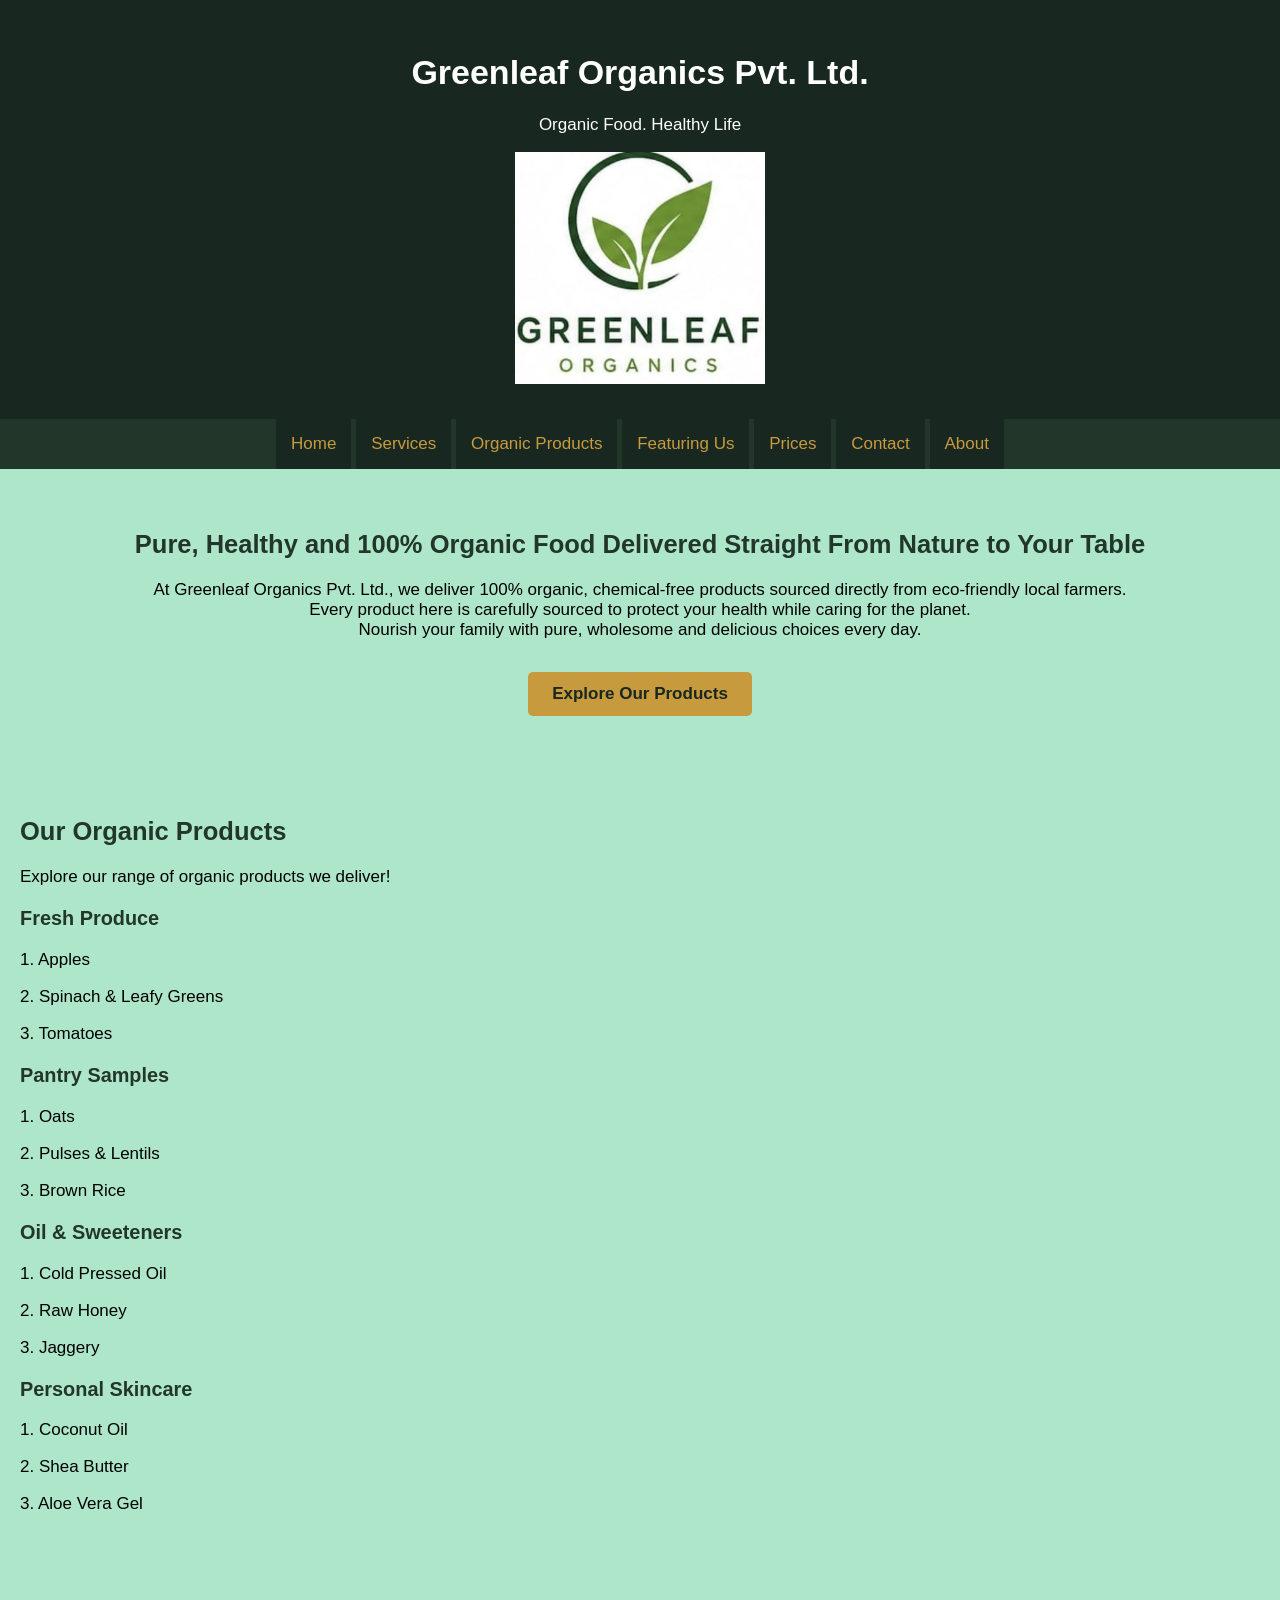
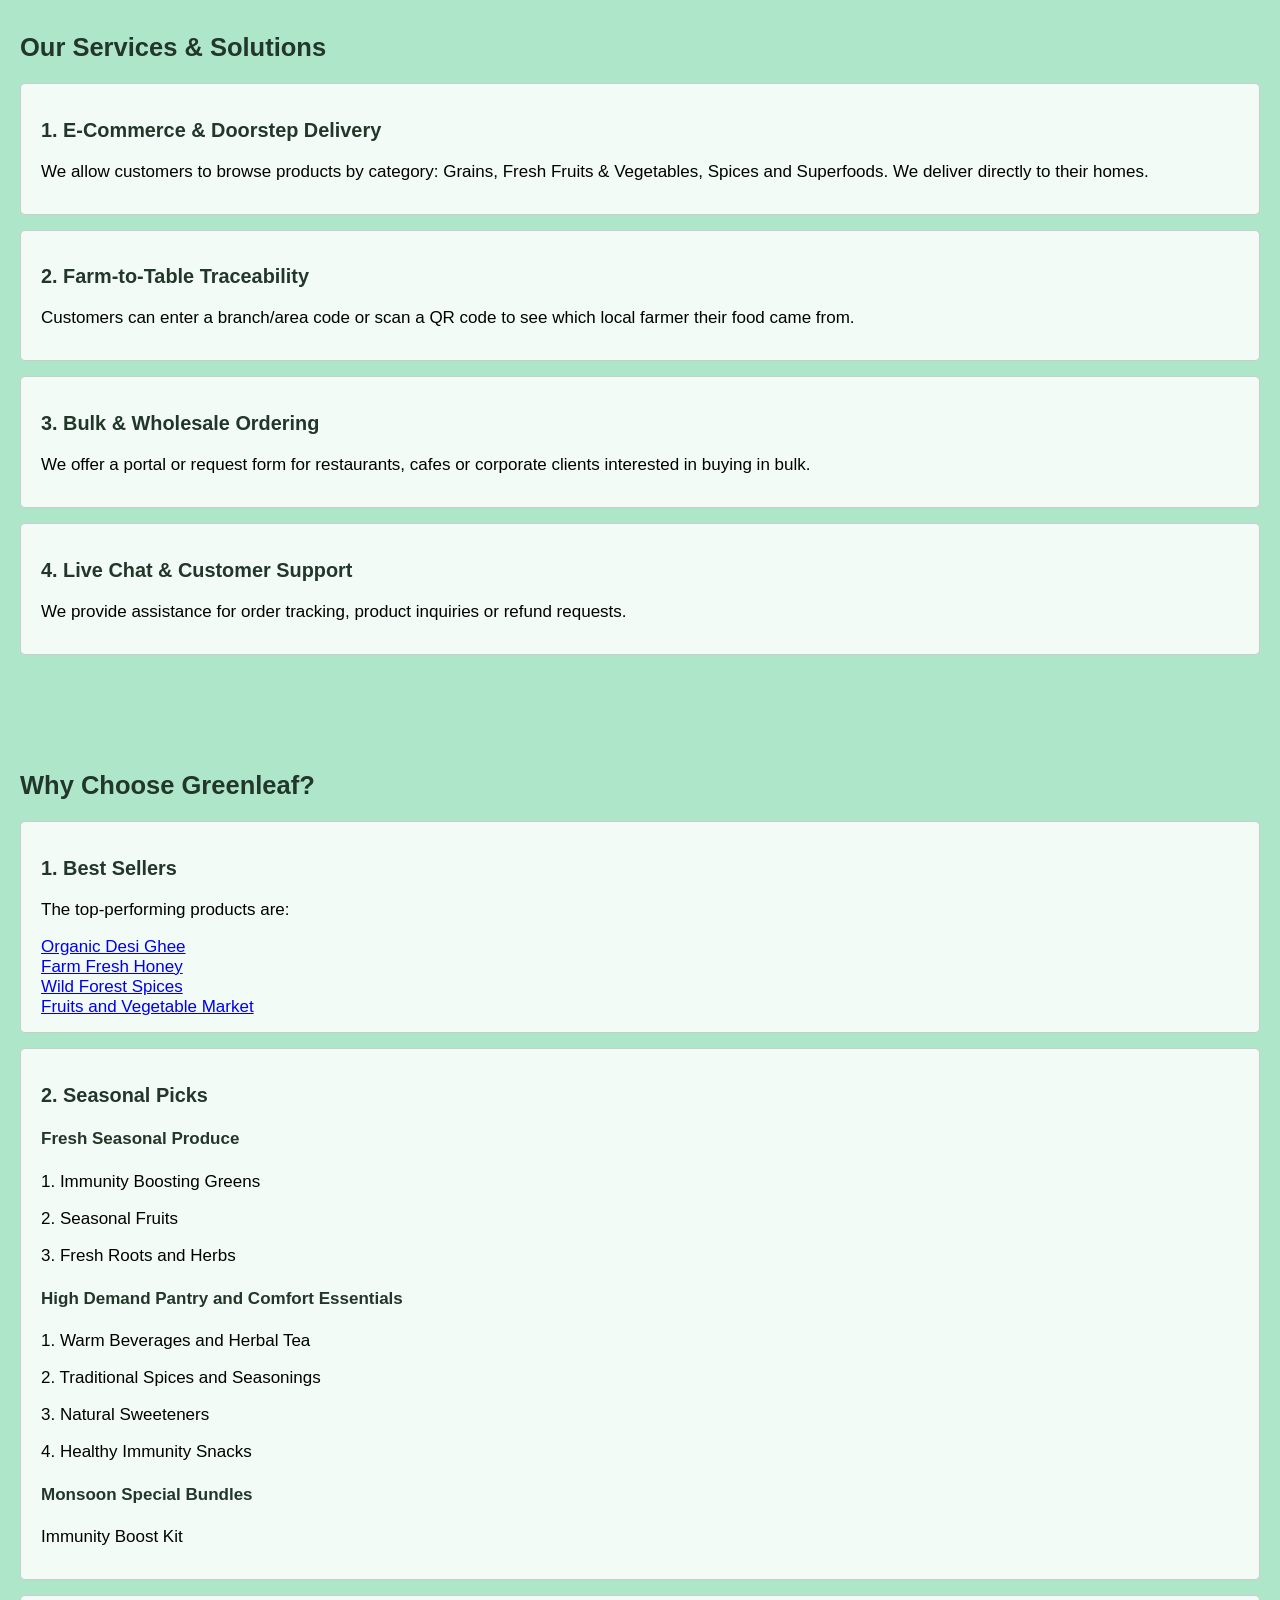
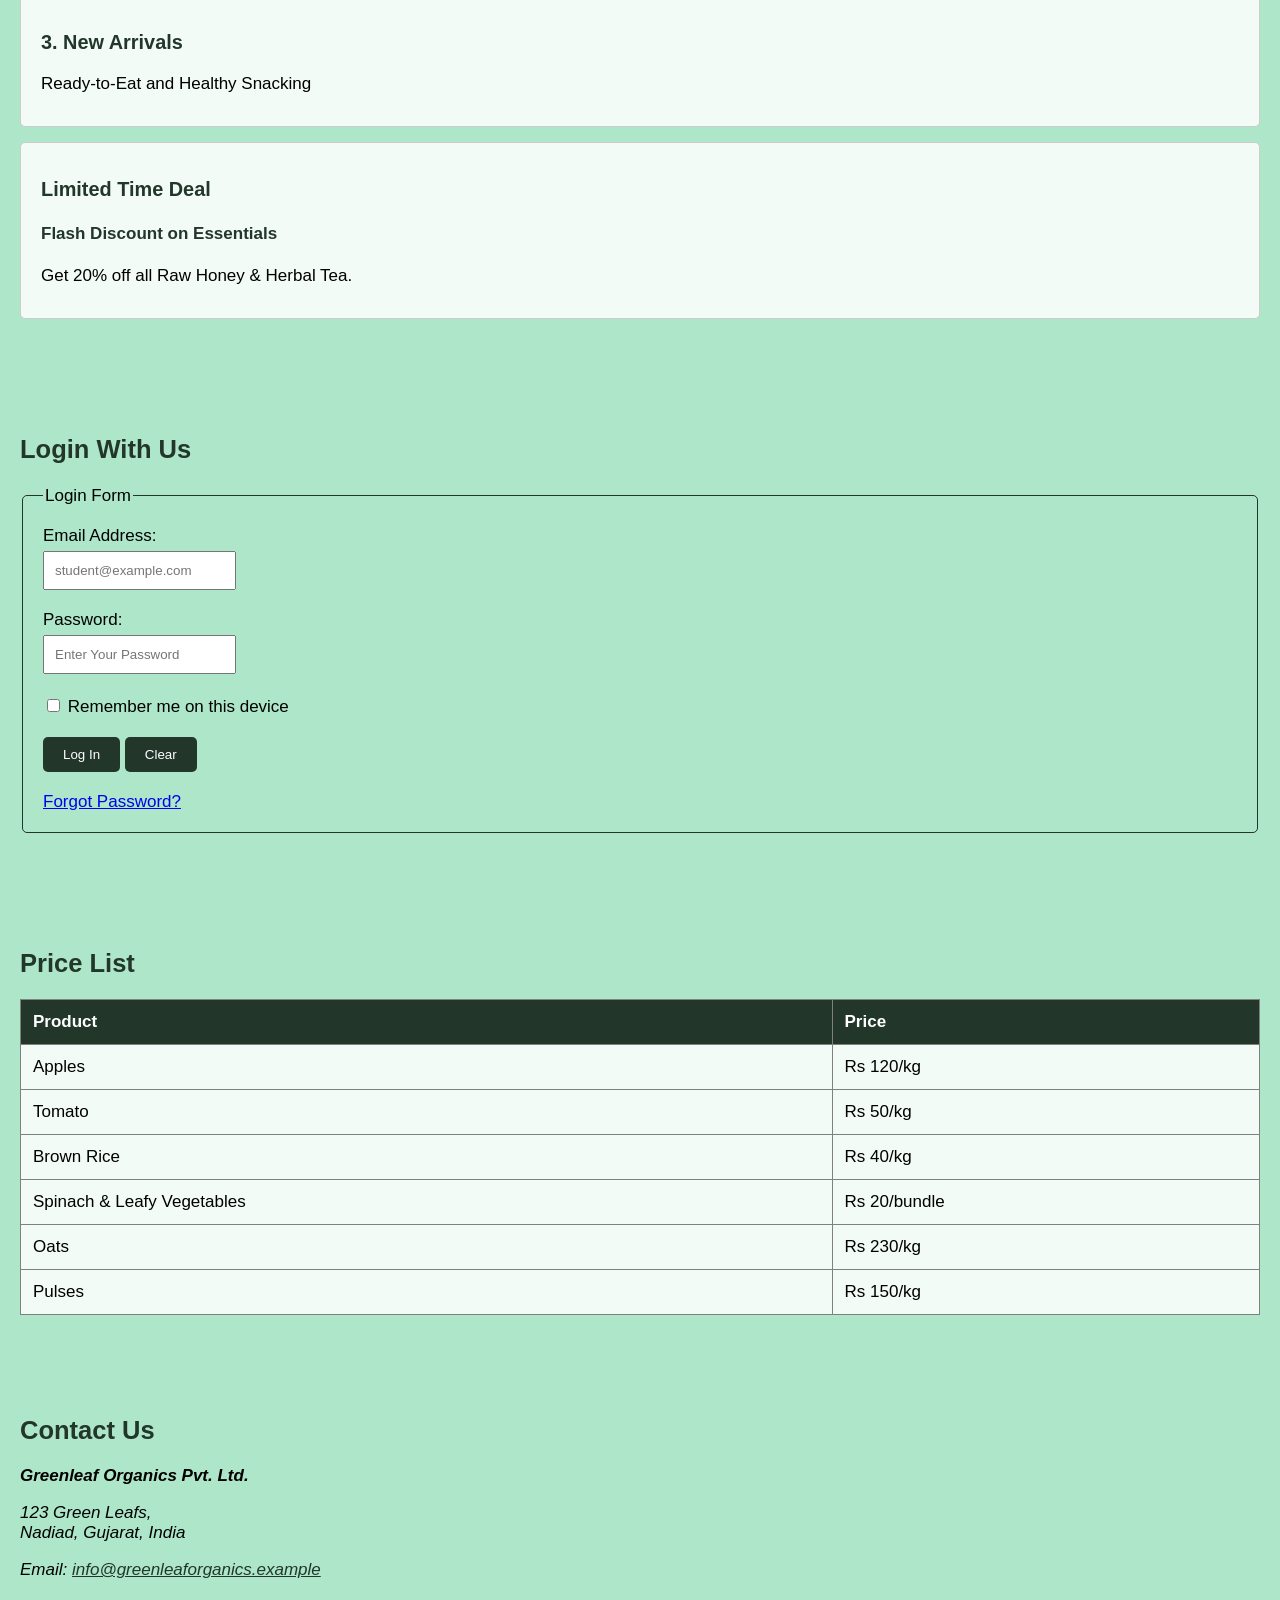
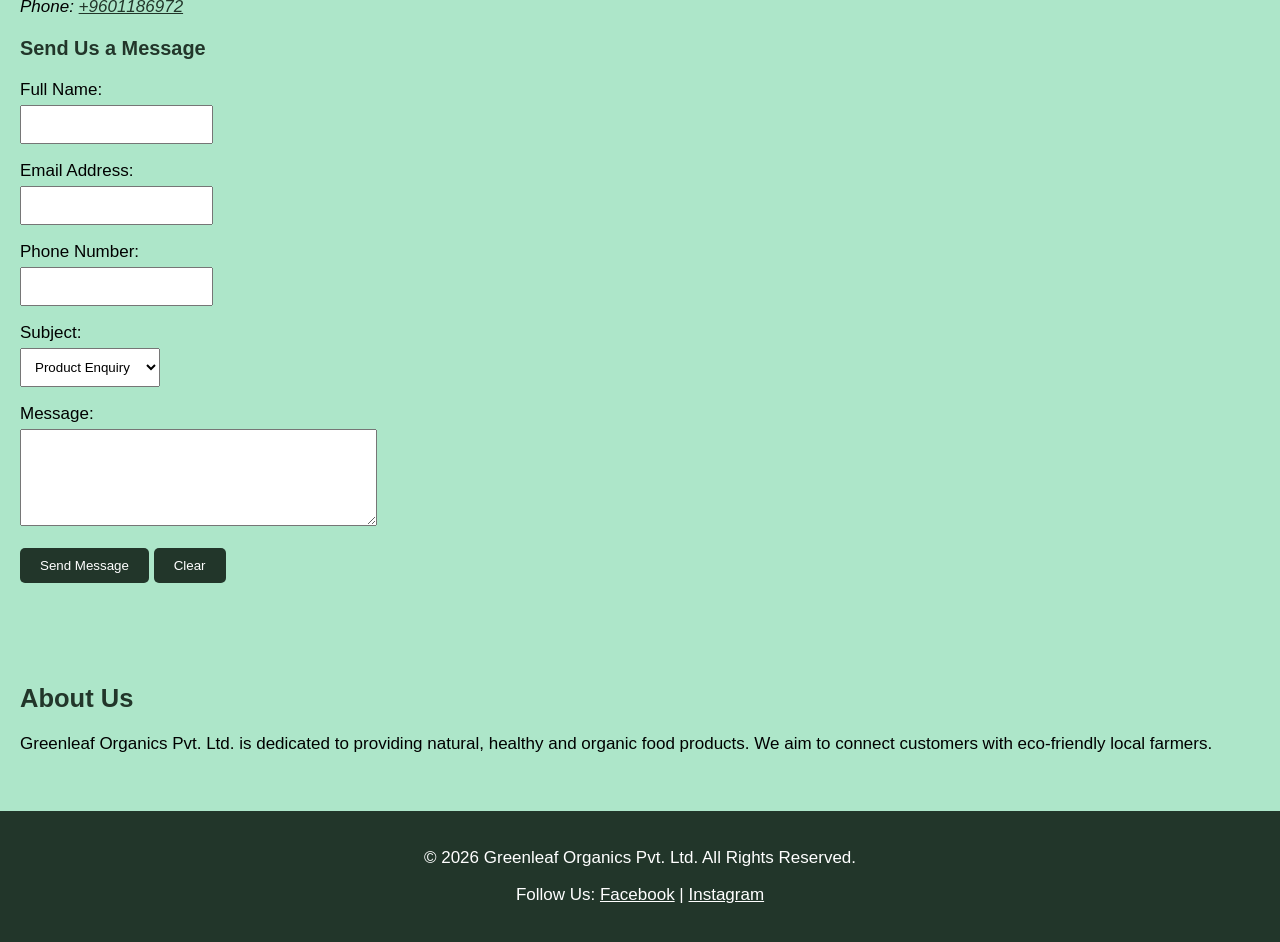
<file: 26CE025_P2/prac_2.html>
<!DOCTYPE html>
<html lang="en">

<head>
    <title>Greenleaf Organics Pvt. Ltd.</title>

    <meta charset="UTF-8">
    <meta name="viewport" content="width=device-width, initial-scale=1.0">
    <meta name="author" content="Green Leaf">
    <meta name="description" content="Greenleaf company provides natural, healthy and organic food items">
    <meta name="keywords" content="Organic vegetables, Organic Fruits, Natural, Healthy, No preservatives, Fresh">

    <link rel="stylesheet" href="style.css">
</head>

<body>

    <!-- HEADER -->
    <header>
        <h1>Greenleaf Organics Pvt. Ltd.</h1>
        <p>Organic Food. Healthy Life</p>
        <img src="green.jpg" alt="Greenleaf Organics">
    </header>

    <!-- NAVIGATION -->
    <nav aria-label="Main Navigation">
        <ul>
            <li><a href="#home">Home</a></li>
            <li><a href="#services">Services</a></li>
            <li><a href="#Products">Organic Products</a></li>
            <li><a href="#featuring">Featuring Us</a></li>
            <li><a href="#prices">Prices</a></li>
            <li><a href="#contact">Contact</a></li>
            <li><a href="#about">About</a></li>
        </ul>
    </nav>

    <!-- MAIN CONTENT -->
    <main>

        <!-- HOME SECTION -->
        <section id="home">
            <h2>Pure, Healthy and 100% Organic Food Delivered Straight From Nature to Your Table</h2>

            <p>
                At Greenleaf Organics Pvt. Ltd., we deliver 100% organic,
                chemical-free products sourced directly from eco-friendly local farmers.
                <br>
                Every product here is carefully sourced to protect your health
                while caring for the planet.
                <br>
                Nourish your family with pure, wholesome and delicious choices every day.
            </p>

            <a href="#Products">Explore Our Products</a>
        </section>

        <!-- PRODUCTS SECTION -->
        <section id="Products">
            <h2>Our Organic Products</h2>
            <p>Explore our range of organic products we deliver!</p>

            <h3>Fresh Produce</h3>
            <p>1. Apples</p>
            <p>2. Spinach & Leafy Greens</p>
            <p>3. Tomatoes</p>

            <h3>Pantry Samples</h3>
            <p>1. Oats</p>
            <p>2. Pulses & Lentils</p>
            <p>3. Brown Rice</p>

            <h3>Oil & Sweeteners</h3>
            <p>1. Cold Pressed Oil</p>
            <p>2. Raw Honey</p>
            <p>3. Jaggery</p>

            <h3>Personal Skincare</h3>
            <p>1. Coconut Oil</p>
            <p>2. Shea Butter</p>
            <p>3. Aloe Vera Gel</p>
        </section>

        <!-- SERVICES SECTION -->
        <section id="services">
            <h2>Our Services & Solutions</h2>

            <article>
                <h3>1. E-Commerce & Doorstep Delivery</h3>
                <p>
                    We allow customers to browse products by category:
                    Grains, Fresh Fruits & Vegetables, Spices and Superfoods.
                    We deliver directly to their homes.
                </p>
            </article>

            <article>
                <h3>2. Farm-to-Table Traceability</h3>
                <p>
                    Customers can enter a branch/area code or scan a QR code
                    to see which local farmer their food came from.
                </p>
            </article>

            <article>
                <h3>3. Bulk & Wholesale Ordering</h3>
                <p>
                    We offer a portal or request form for restaurants,
                    cafes or corporate clients interested in buying in bulk.
                </p>
            </article>

            <article>
                <h3>4. Live Chat & Customer Support</h3>
                <p>
                    We provide assistance for order tracking,
                    product inquiries or refund requests.
                </p>
            </article>
        </section>

        <!-- FEATURES SECTION -->
        <section id="featuring">
            <h2>Why Choose Greenleaf?</h2>

            <article>
                <h3>1. Best Sellers</h3>
                <p>The top-performing products are:</p>

                <a href="#Products">Organic Desi Ghee</a><br>
                <a href="#Products">Farm Fresh Honey</a><br>
                <a href="#Products">Wild Forest Spices</a><br>
                <a href="#Products">Fruits and Vegetable Market</a>
            </article>

            <article>
                <h3>2. Seasonal Picks</h3>

                <h4>Fresh Seasonal Produce</h4>
                <p>1. Immunity Boosting Greens</p>
                <p>2. Seasonal Fruits</p>
                <p>3. Fresh Roots and Herbs</p>

                <h4>High Demand Pantry and Comfort Essentials</h4>
                <p>1. Warm Beverages and Herbal Tea</p>
                <p>2. Traditional Spices and Seasonings</p>
                <p>3. Natural Sweeteners</p>
                <p>4. Healthy Immunity Snacks</p>

                <h4>Monsoon Special Bundles</h4>
                <p>Immunity Boost Kit</p>
            </article>

            <article>
                <h3>3. New Arrivals</h3>
                <p>Ready-to-Eat and Healthy Snacking</p>
            </article>

            <article>
                <h3>Limited Time Deal</h3>
                <h4>Flash Discount on Essentials</h4>
                <p>Get 20% off all Raw Honey & Herbal Tea.</p>
            </article>
        </section>

        <!-- LOGIN FORM -->
        <section id="login">
            <h2>Login With Us</h2>

            <form action="/login" method="post" autocomplete="on">

                <fieldset>
                    <legend>Login Form</legend>

                    <label for="login-email">Email Address:</label><br>
                    <input type="email" id="login-email" name="email"
                        placeholder="student@example.com" required>
                    <br><br>

                    <label for="password">Password:</label><br>
                    <input type="password" id="password" name="password"
                        placeholder="Enter Your Password" required>
                    <br><br>

                    <input type="checkbox" id="checkbox" name="remember">
                    <label for="checkbox">Remember me on this device</label>
                    <br><br>

                    <button type="submit">Log In</button>
                    <button type="reset">Clear</button>
                    <br><br>

                    <a href="#">Forgot Password?</a>
                </fieldset>
            </form>
        </section>

        <!-- PRICE SECTION -->
        <section id="prices">
            <h2>Price List</h2>

            <table border="1">
                <tr>
                    <th>Product</th>
                    <th>Price</th>
                </tr>

                <tr>
                    <td>Apples</td>
                    <td>Rs 120/kg</td>
                </tr>

                <tr>
                    <td>Tomato</td>
                    <td>Rs 50/kg</td>
                </tr>

                <tr>
                    <td>Brown Rice</td>
                    <td>Rs 40/kg</td>
                </tr>

                <tr>
                    <td>Spinach & Leafy Vegetables</td>
                    <td>Rs 20/bundle</td>
                </tr>

                <tr>
                    <td>Oats</td>
                    <td>Rs 230/kg</td>
                </tr>

                <tr>
                    <td>Pulses</td>
                    <td>Rs 150/kg</td>
                </tr>
            </table>
        </section>

        <!-- CONTACT SECTION -->
        <section id="contact">
            <h2>Contact Us</h2>

            <address>
                <p><strong>Greenleaf Organics Pvt. Ltd.</strong></p>
                <p>
                    123 Green Leafs,<br>
                    Nadiad, Gujarat, India
                </p>

                <p>
                    Email:
                    <a href="mailto:info@greenleaforganics.example">
                        info@greenleaforganics.example
                    </a>
                </p>

                <p>
                    Phone:
                    <a href="tel:+9601186972">+9601186972</a>
                </p>
            </address>

            <!-- CONTACT FORM -->
            <h3>Send Us a Message</h3>

            <form action="#" method="post">

                <p>
                    <label for="name">Full Name:</label><br>
                    <input type="text" id="name" name="name" required>
                </p>

                <p>
                    <label for="email">Email Address:</label><br>
                    <input type="email" id="email" name="email" required>
                </p>

                <p>
                    <label for="phone">Phone Number:</label><br>
                    <input type="tel" id="phone" name="phone">
                </p>

                <p>
                    <label for="subject">Subject:</label><br>

                    <select id="subject" name="subject">
                        <option value="product">Product Enquiry</option>
                        <option value="delivery">Delivery Enquiry</option>
                        <option value="feedback">Feedback</option>
                        <option value="other">Other</option>
                    </select>
                </p>

                <p>
                    <label for="message">Message:</label><br>
                    <textarea id="message" name="message"
                        rows="5" cols="40" required></textarea>
                </p>

                <button type="submit">Send Message</button>
                <button type="reset">Clear</button>

            </form>
        </section>

        <!-- ABOUT SECTION -->
        <section id="about">
            <h2>About Us</h2>
            <p>
                Greenleaf Organics Pvt. Ltd. is dedicated to providing
                natural, healthy and organic food products.
                We aim to connect customers with eco-friendly local farmers.
            </p>
        </section>

    </main>

    <!-- FOOTER -->
    <footer>
        <p>
            &copy; 2026 Greenleaf Organics Pvt. Ltd.
            All Rights Reserved.
        </p>

        <p>
            Follow Us:
            <a href="#" aria-label="Visit Greenleaf Organics Facebook Page">Facebook</a>
            |
            <a href="#" aria-label="Visit Greenleaf Organics Instagram Page">Instagram</a>
        </p>
    </footer>

</body>
</html>
</file>
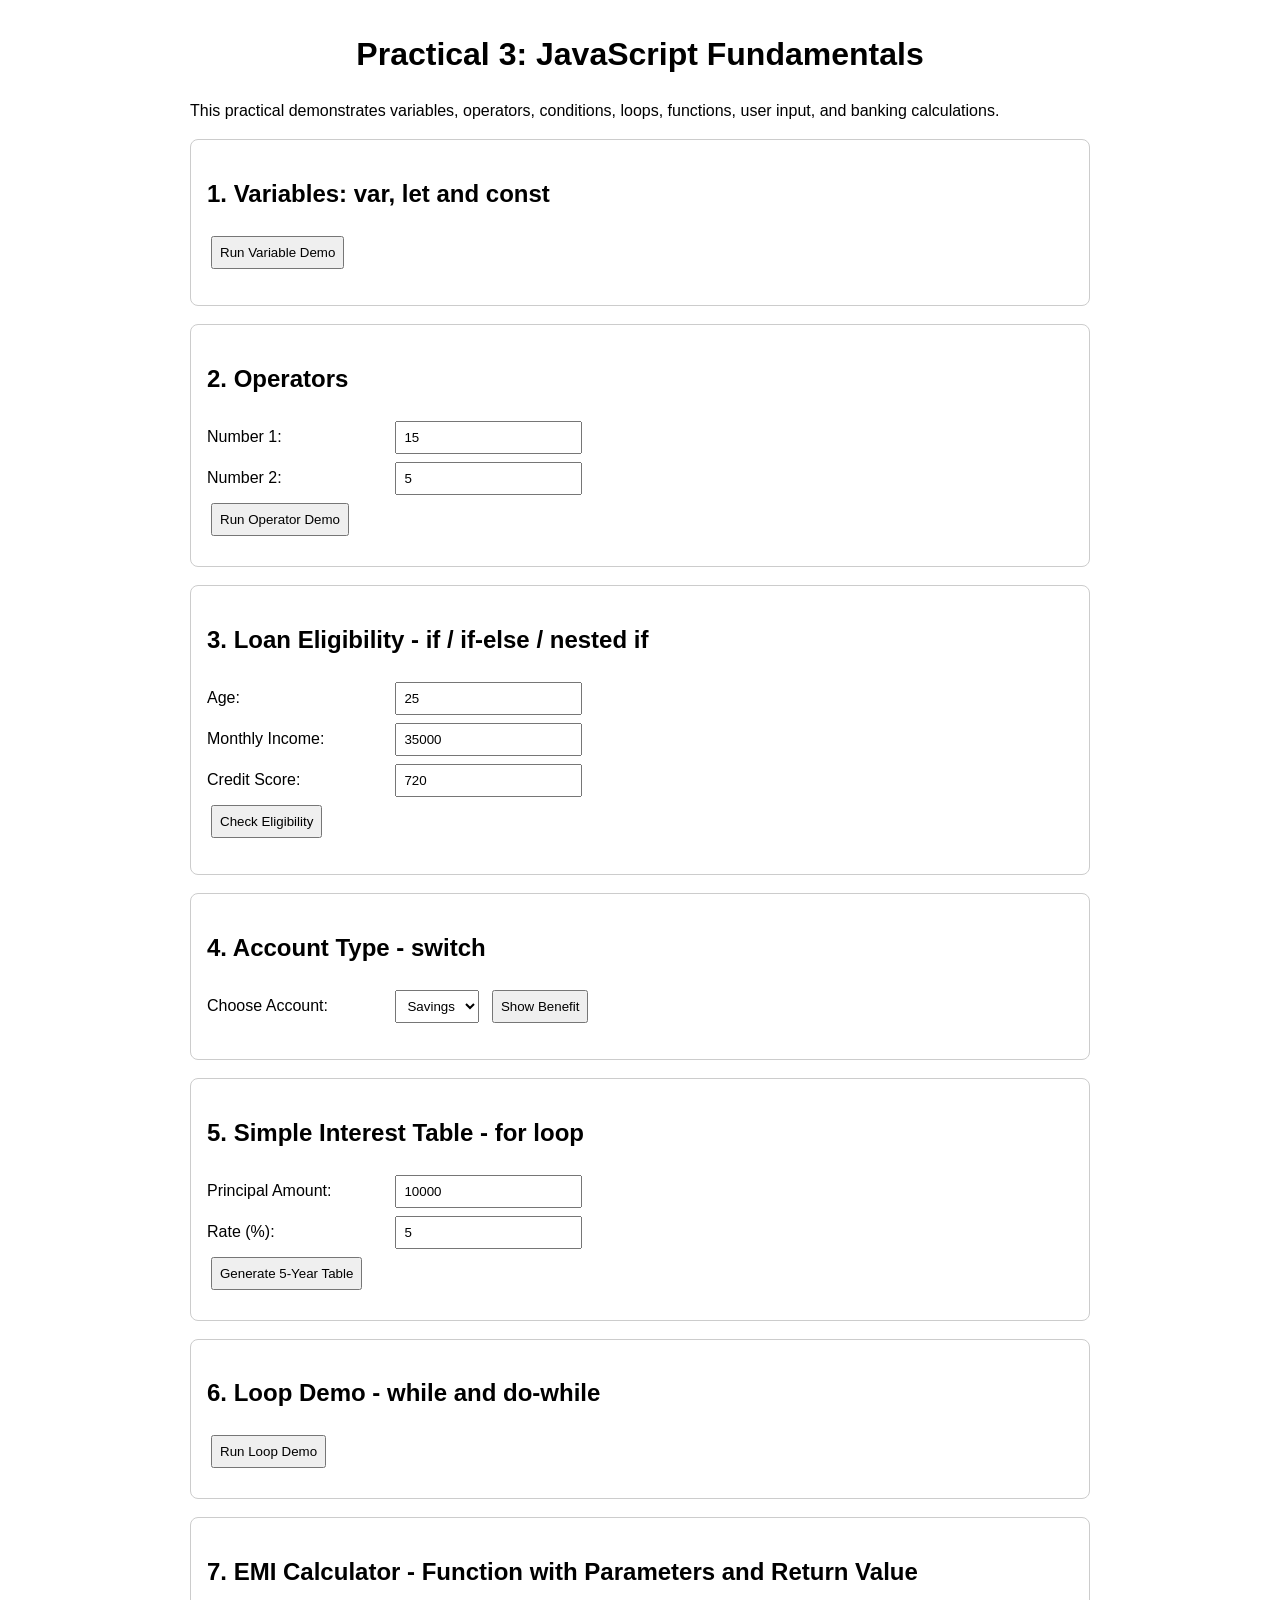
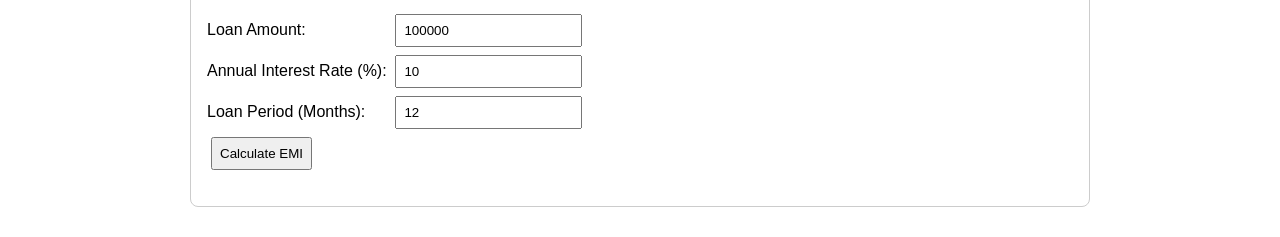
<file: 26CE025_P3/prac_3.html>
<!DOCTYPE html>
<html lang="en">

<head>
    <meta charset="UTF-8">
    <meta name="viewport" content="width=device-width, initial-scale=1.0">

    <title>Practical 3 - JavaScript Banking Utilities</title>

    <!-- Linking CSS -->
    <link rel="stylesheet" href="style.css">
</head>

<body>

    <h1>Practical 3: JavaScript Fundamentals</h1>

    <p>
        This practical demonstrates variables, operators, conditions,
        loops, functions, user input, and banking calculations.
    </p>

    <!-- 1. VARIABLES -->
    <section>
        <h2>1. Variables: var, let and const</h2>

        <button onclick="Variables()">Run Variable Demo</button>

        <p id="variableDemo" class="result"></p>
    </section>

    <!-- 2. OPERATORS -->
    <section>
        <h2>2. Operators</h2>

        <label>Number 1:</label>
        <input type="number" id="num1" value="15">
        <br>

        <label>Number 2:</label>
        <input type="number" id="num2" value="5">
        <br>

        <button onclick="useOperators()">Run Operator Demo</button>

        <div id="operatorResult" class="result"></div>
    </section>

    <!-- 3. LOAN ELIGIBILITY -->
    <section>
        <h2>3. Loan Eligibility - if / if-else / nested if</h2>

        <label>Age:</label>
        <input type="number" id="age" value="25">
        <br>

        <label>Monthly Income:</label>
        <input type="number" id="income" value="35000">
        <br>

        <label>Credit Score:</label>
        <input type="number" id="creditScore" value="720">
        <br>

        <button onclick="checkLoanEligibility()">Check Eligibility</button>

        <p id="loanResult" class="result"></p>
    </section>

    <!-- 4. SWITCH -->
    <section>
        <h2>4. Account Type - switch</h2>

        <label>Choose Account:</label>

        <select id="accountType">
            <option value="savings">Savings</option>
            <option value="current">Current</option>
            <option value="salary">Salary</option>
        </select>

        <button onclick="showAccountBenefit()">Show Benefit</button>

        <p id="accountResult" class="result"></p>
    </section>

    <!-- 5. FOR LOOP -->
    <section>
        <h2>5. Simple Interest Table - for loop</h2>

        <label>Principal Amount:</label>
        <input type="number" id="principal" value="10000">
        <br>

        <label>Rate (%):</label>
        <input type="number" id="rate" value="5">
        <br>

        <button onclick="generateInterestTable()">
            Generate 5-Year Table
        </button>

        <div id="interestResult" class="result"></div>
    </section>

    <!-- 6. WHILE AND DO-WHILE -->
    <section>
        <h2>6. Loop Demo - while and do-while</h2>

        <button onclick="runLoopDemo()">Run Loop Demo</button>

        <div id="loopResult" class="result"></div>
    </section>

    <!-- 7. EMI CALCULATOR -->
    <section>
        <h2>7. EMI Calculator - Function with Parameters and Return Value</h2>

        <label>Loan Amount:</label>
        <input type="number" id="loanAmount" value="100000">
        <br>

        <label>Annual Interest Rate (%):</label>
        <input type="number" id="emiRate" value="10">
        <br>

        <label>Loan Period (Months):</label>
        <input type="number" id="months" value="12">
        <br>

        <button onclick="calculateAndShowEMI()">Calculate EMI</button>

        <p id="emiResult" class="result"></p>
    </section>

    <!-- Linking JavaScript -->
    <script src="app.js"></script>

</body>
</html>
</file>
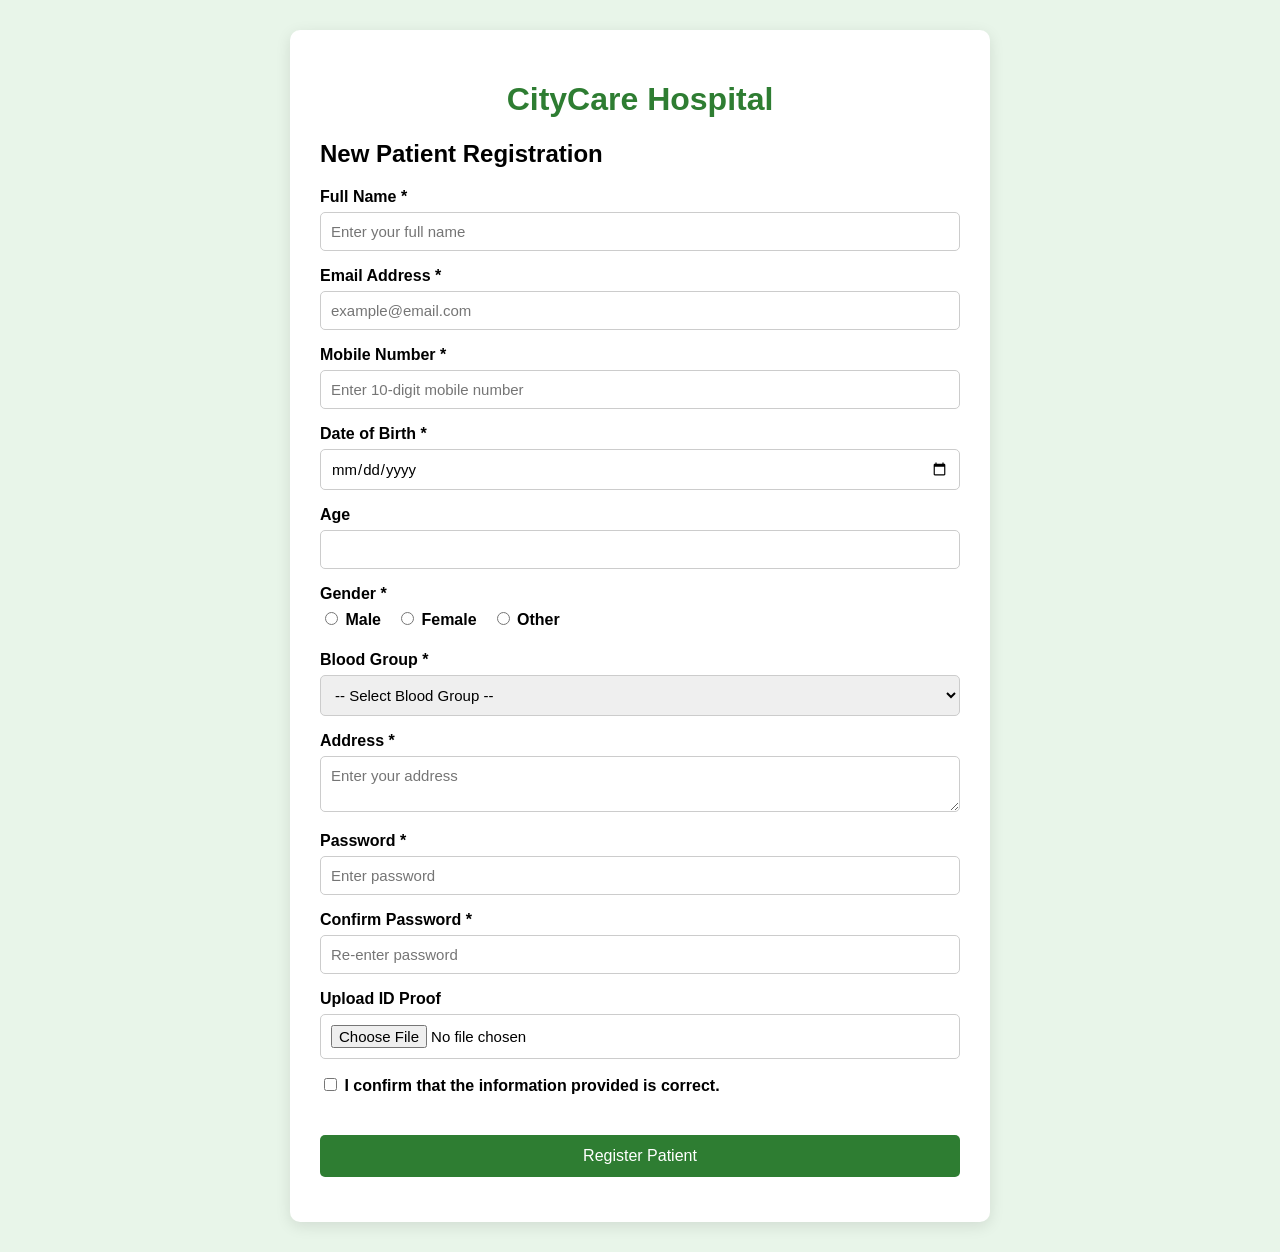
<file: 26CE025_P5/prac_5.html>
<!DOCTYPE html>
<html lang="en">
<head>
    <meta charset="UTF-8">
    <meta name="viewport" content="width=device-width, initial-scale=1.0">
    <title>CityCare Hospital - Patient Registration</title>
    <link rel="stylesheet" href="style.css">
</head>
<body>
    <div class="container">
        <h1>CityCare Hospital</h1>
        <h2>New Patient Registration</h2>

        <form id="registrationForm" novalidate>
            <div class="form-group">
                <label for="fullName">Full Name *</label>
                <input type="text" id="fullName" placeholder="Enter your full name" maxlength="50" required>
                <span class="error" id="nameError"></span>
            </div>

            <div class="form-group">
                <label for="email">Email Address *</label>
                <input type="email" id="email" placeholder="example@email.com" maxlength="100" required>
                <span class="error" id="emailError"></span>
            </div>

            <div class="form-group">
                <label for="mobile">Mobile Number *</label>
                <input type="tel" id="mobile" placeholder="Enter 10-digit mobile number" maxlength="10" required>
                <span class="error" id="mobileError"></span>
            </div>

            <div class="form-group">
                <label for="dob">Date of Birth *</label>
                <input type="date" id="dob" required>
                <span class="error" id="dobError"></span>
            </div>

            <div class="form-group">
                <label for="age">Age</label>
                <input type="number" id="age" readonly>
            </div>

            <div class="form-group">
                <label>Gender *</label>
                <div class="radio-group">
                    <label><input type="radio" name="gender" value="Male"> Male</label>
                    <label><input type="radio" name="gender" value="Female"> Female</label>
                    <label><input type="radio" name="gender" value="Other"> Other</label>
                </div>
                <span class="error" id="genderError"></span>
            </div>

            <div class="form-group">
                <label for="bloodGroup">Blood Group *</label>
                <select id="bloodGroup" required>
                    <option value="">-- Select Blood Group --</option>
                    <option>A+</option>
                    <option>A-</option>
                    <option>B+</option>
                    <option>B-</option>
                    <option>AB+</option>
                    <option>AB-</option>
                    <option>O+</option>
                    <option>O-</option>
                </select>
                <span class="error" id="bloodError"></span>
            </div>

            <div class="form-group">
                <label for="address">Address *</label>
                <textarea id="address" placeholder="Enter your address" maxlength="200" required></textarea>
                <span class="error" id="addressError"></span>
            </div>

            <div class="form-group">
                <label for="password">Password *</label>
                <input type="password" id="password" placeholder="Enter password" minlength="8" maxlength="30" required>
                <div class="strength" id="passwordStrength"></div>
                <span class="error" id="passwordError"></span>
            </div>

            <div class="form-group">
                <label for="confirmPassword">Confirm Password *</label>
                <input type="password" id="confirmPassword" placeholder="Re-enter password" required>
                <span class="error" id="confirmPasswordError"></span>
            </div>

            <div class="form-group">
                <label for="document">Upload ID Proof</label>
                <input type="file" id="document" accept=".jpg,.jpeg,.png,.pdf">
                <span class="error" id="fileError"></span>
            </div>

            <div class="form-group checkbox-group">
                <label>
                    <input type="checkbox" id="terms">
                    I confirm that the information provided is correct.
                </label>
            </div>

            <span class="error" id="termsError"></span>
            <br>

            <button type="submit">Register Patient</button>
            <div class="success-message" id="successMessage"></div>
        </form>
    </div>

    <script src="app.js"></script>
</body>
</html>
</file>
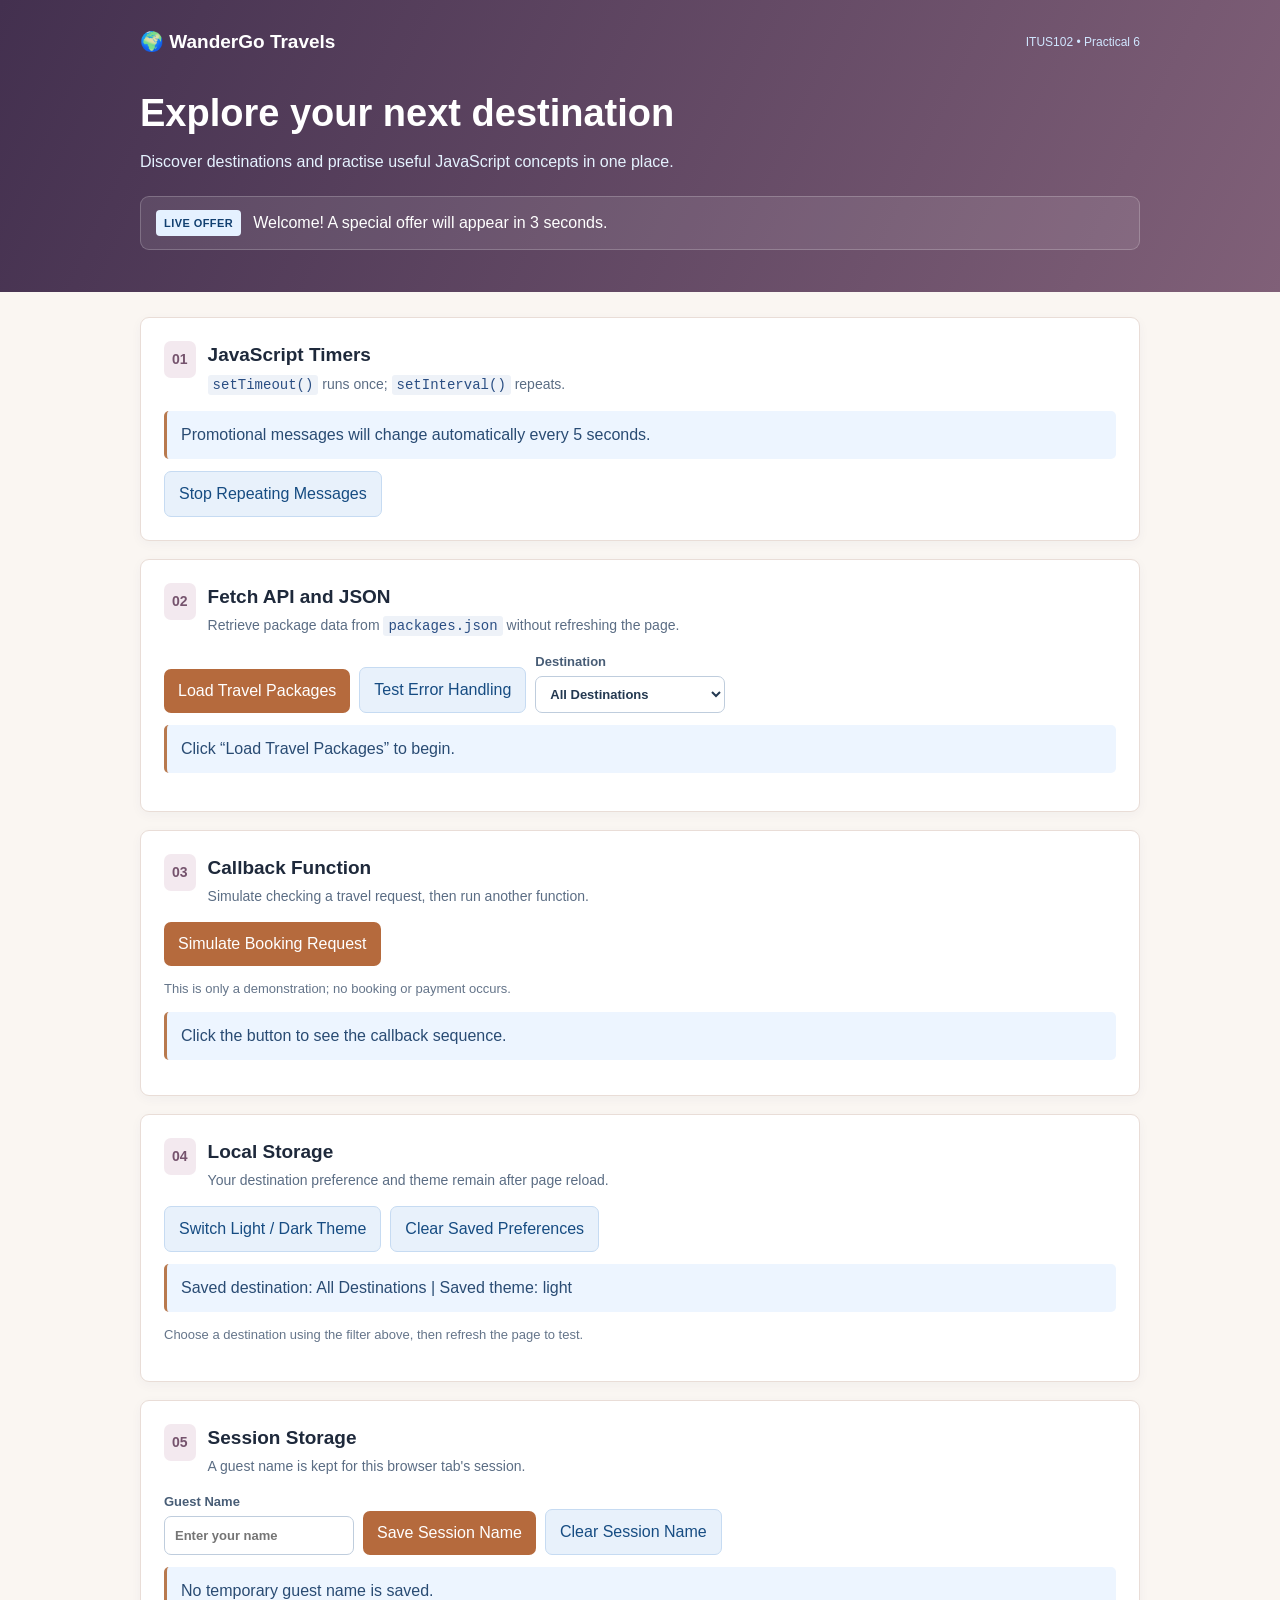
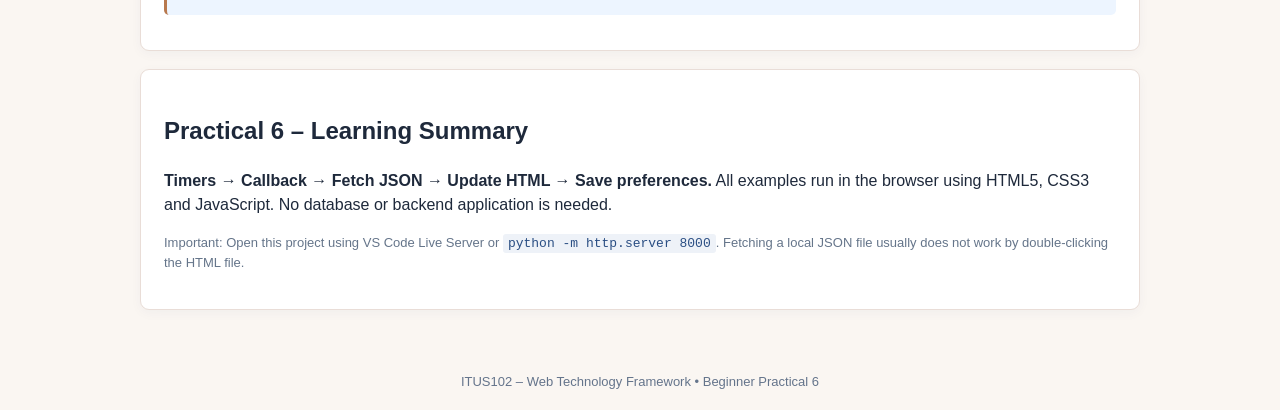
<file: 26CE025_P6/prac_6.html>
<!DOCTYPE html>
<html lang="en">
<head>
    <meta charset="UTF-8">
    <meta name="viewport" content="width=device-width, initial-scale=1.0">
    <title>Practical 6 | WanderGo Travels</title>
    <link rel="stylesheet" href="style.css">
    <script src="app.js" defer></script>
</head>
<body>
    <header class="hero">
        <div class="header-line"><span class="brand">🌍 WanderGo Travels</span><span class="course">ITUS102 • Practical 6</span></div>
        <h1>Explore your next destination</h1>
        <p>Discover destinations and practise useful JavaScript concepts in one place.</p>
        <div class="promo"><span class="tag">LIVE OFFER</span><span id="promoMessage" aria-live="polite">Welcome! A special offer will appear in 3 seconds.</span></div>
    </header>

    <main class="container">
        <section class="panel">
            <div class="section-title"><span class="number">01</span><div><h2>JavaScript Timers</h2><p><code>setTimeout()</code> runs once; <code>setInterval()</code> repeats.</p></div></div>
            <p id="timerResult" class="message">Promotional messages will change automatically every 5 seconds.</p>
            <button id="stopTimerBtn" type="button" class="secondary">Stop Repeating Messages</button>
        </section>

        <section class="panel">
            <div class="section-title"><span class="number">02</span><div><h2>Fetch API and JSON</h2><p>Retrieve package data from <code>packages.json</code> without refreshing the page.</p></div></div>
            <div class="actions">
                <button id="loadBtn" type="button">Load Travel Packages</button>
                <button id="errorBtn" type="button" class="secondary">Test Error Handling</button>
                <label class="select-label" for="destinationFilter">Destination
                    <select id="destinationFilter"><option value="all">All Destinations</option></select>
                </label>
            </div>
            <p id="fetchStatus" class="message" role="status" aria-live="polite">Click “Load Travel Packages” to begin.</p>
            <div id="packageList" class="package-grid" aria-label="Travel packages"></div>
        </section>

        <section class="panel">
            <div class="section-title"><span class="number">03</span><div><h2>Callback Function</h2><p>Simulate checking a travel request, then run another function.</p></div></div>
            <button id="bookingBtn" type="button">Simulate Booking Request</button>
            <p class="note">This is only a demonstration; no booking or payment occurs.</p>
            <p id="callbackResult" class="message" role="status" aria-live="polite">Click the button to see the callback sequence.</p>
        </section>

        <section class="panel">
            <div class="section-title"><span class="number">04</span><div><h2>Local Storage</h2><p>Your destination preference and theme remain after page reload.</p></div></div>
            <div class="actions"><button id="themeBtn" type="button" class="secondary">Switch Light / Dark Theme</button><button id="clearLocalBtn" type="button" class="secondary">Clear Saved Preferences</button></div>
            <p id="localResult" class="message">Saved preference: none</p>
            <p class="note">Choose a destination using the filter above, then refresh the page to test.</p>
        </section>

        <section class="panel">
            <div class="section-title"><span class="number">05</span><div><h2>Session Storage</h2><p>A guest name is kept for this browser tab's session.</p></div></div>
            <div class="actions"><label class="select-label" for="guestName">Guest Name<input id="guestName" type="text" maxlength="30" placeholder="Enter your name"></label><button id="saveSessionBtn" type="button">Save Session Name</button><button id="clearSessionBtn" type="button" class="secondary">Clear Session Name</button></div>
            <p id="sessionResult" class="message" role="status" aria-live="polite">No temporary guest name is saved.</p>
        </section>

        <section class="panel lesson"><h2>Practical 6 – Learning Summary</h2><p><strong>Timers → Callback → Fetch JSON → Update HTML → Save preferences.</strong> All examples run in the browser using HTML5, CSS3 and JavaScript. No database or backend application is needed.</p><p class="note">Important: Open this project using VS Code Live Server or <code>python -m http.server 8000</code>. Fetching a local JSON file usually does not work by double-clicking the HTML file.</p></section>
    </main>
    <footer>ITUS102 – Web Technology Framework • Beginner Practical 6</footer>
</body>
</html>
</file>
<file: 26CE025_P2/style.css>
/* UNIVERSAL SELECTOR */
* {
    box-sizing: border-box;
}

/* BODY STYLING */
body {
    background-color: rgb(173, 230, 201);
    margin: 0;
    font-family: Arial, Helvetica, sans-serif;
    font-size: 17px;
}

/* HEADING STYLING */
h1, h2, h3, h4 {
    color: #22362a;
}

/* HEADER STYLING */
header {
    background-color: #182720;
    color: white;
    padding: 30px;
    text-align: center;
}

header h1 {
    color: white;
}

header p {
    text-align: center;
}

header img {
    max-width: 250px;
    height: auto;
}

/* NAVIGATION STYLING */
nav {
    background-color: #22362a;
}

nav ul {
    list-style-type: none;
    margin: 0;
    padding: 0;
    text-align: center;
}

nav li {
    display: inline-block;
}

nav a {
    display: block;
    padding: 15px;
    background-color: #182720;
    color: #c79a3e;
    text-decoration: none;
}

nav a:hover {
    background-color: #c79a3e;
    color: #182720;
}

/* SECTION STYLING */
section {
    padding: 40px 20px;
}

section#home {
    text-align: center;
}

section#home a {
    display: inline-block;
    background-color: #c79a3e;
    color: #182720;
    font-weight: bold;
    padding: 12px 24px;
    margin-top: 15px;
    border-radius: 5px;
    text-decoration: none;
}

/* ARTICLE STYLING */
article {
    background-color: #f2fbf6;
    border: 1px solid #cccccc;
    border-radius: 5px;
    padding: 15px 20px;
    margin-bottom: 15px;
}

/* FORM STYLING */
fieldset {
    border: 1px solid #22362a;
    border-radius: 5px;
    padding: 20px;
    margin-bottom: 15px;
}

input, select, textarea {
    padding: 10px;
    margin-top: 5px;
    font-family: Arial, Helvetica, sans-serif;
}

button {
    padding: 10px 20px;
    background-color: #22362a;
    color: white;
    border: none;
    border-radius: 5px;
    cursor: pointer;
}

button:hover {
    background-color: #c79a3e;
    color: #182720;
}

/* TABLE STYLING */
table {
    border-collapse: collapse;
    width: 100%;
    background-color: #f2fbf6;
}

th, td {
    padding: 12px;
    text-align: left;
}

th {
    background-color: #22362a;
    color: white;
}

/* CONTACT LINKS */
address a {
    color: #22362a;
}

/* FOOTER STYLING */
footer {
    background-color: #22362a;
    color: white;
    text-align: center;
    padding: 20px;
}

footer a {
    color: white;
}

/* MOBILE RESPONSIVENESS */
@media screen and (max-width: 600px) {

    nav li {
        display: block;
    }

    nav a {
        text-align: center;
    }

    section {
        padding: 25px 15px;
    }

    table {
        font-size: 14px;
    }

    header img {
        max-width: 180px;
    }
}
</file>
<file: 26CE025_P3/style.css>
/* BODY STYLING */
body {
    font-family: Arial, sans-serif;
    max-width: 900px;
    margin: 30px auto;
    padding: 0 16px;
    line-height: 1.5;
}

/* HEADING STYLING */
h1 {
    text-align: center;
}

/* SECTION STYLING */
section {
    border: 1px solid #ccc;
    padding: 16px;
    margin-bottom: 18px;
    border-radius: 8px;
}

/* LABEL STYLING */
label {
    display: inline-block;
    min-width: 180px;
    margin: 6px 0;
}

/* INPUT, SELECT AND BUTTON STYLING */
input, select, button {
    padding: 7px;
    margin: 4px;
}

/* BUTTON STYLING */
button {
    cursor: pointer;
}

/* RESULT STYLING */
.result {
    margin-top: 10px;
    font-weight: bold;
}

/* TABLE STYLING */
table {
    border-collapse: collapse;
    margin-top: 10px;
}

th, td {
    padding: 6px;
    text-align: center;
}
</file>
<file: 26CE025_P5/style.css>
* {
    box-sizing: border-box;
    font-family: Arial, sans-serif;
}

body {
    margin: 0;
    padding: 30px;
    background: #e8f5e9;
}

.container {
    max-width: 700px;
    margin: auto;
    background: white;
    padding: 30px;
    border-radius: 10px;
    box-shadow: 0 4px 15px rgba(0, 0, 0, 0.1);
}

h1 {
    text-align: center;
    color: #2e7d32;
}

.form-group {
    margin-bottom: 16px;
}

label {
    display: block;
    margin-bottom: 6px;
    font-weight: bold;
}

input,
select,
textarea {
    width: 100%;
    padding: 10px;
    border: 1px solid #ccc;
    border-radius: 5px;
    font-size: 15px;
}

.radio-group,
.checkbox-group {
    display: flex;
    gap: 15px;
    align-items: center;
}

.radio-group input,
.checkbox-group input {
    width: auto;
}

.error {
    color: #d32f2f;
    font-size: 13px;
    margin-top: 5px;
    display: block;
}

.success-message {
    color: green;
    text-align: center;
    font-weight: bold;
    margin-top: 15px;
}

button {
    width: 100%;
    padding: 12px;
    background: #2e7d32;
    color: white;
    border: none;
    border-radius: 5px;
    font-size: 16px;
    cursor: pointer;
}

button:hover {
    background: #1b5e20;
}

.strength {
    font-size: 13px;
    margin-top: 5px;
    font-weight: bold;
}
</file>
<file: 26CE025_P6/style.css>
*{box-sizing:border-box;}
body{margin:0;font-family:Arial,Helvetica,sans-serif;color:#1e293b;background:#faf6f2;line-height:1.5;}
.hero{background:linear-gradient(115deg,#43304f,#806078);color:white;padding:28px max(20px,calc((100vw - 1000px)/2)) 42px;}
.header-line{display:flex;justify-content:space-between;gap:12px;align-items:center;}
.brand{font-size:19px;font-weight:700;}.course{font-size:12px;color:#d0e6ff;}
h1{font-size:clamp(26px,4vw,38px);margin:28px 0 8px;}.hero p{color:#e5f2ff;margin:0 0 22px;}
.promo{display:flex;gap:12px;align-items:center;background:#ffffff18;border:1px solid #ffffff35;padding:13px 15px;border-radius:9px;}
.tag{font-size:11px;letter-spacing:.04em;background:#e5f1ff;color:#124070;padding:5px 8px;border-radius:4px;font-weight:700;white-space:nowrap;}
.container{max-width:1040px;padding:0 20px;margin:25px auto 40px;}.panel{background:white;padding:23px;margin:18px 0;border:1px solid #e9ddd7;border-radius:9px;box-shadow:0 3px 12px #14345d0a;}
.section-title{display:flex;gap:12px;align-items:flex-start;margin-bottom:15px;}.number{background:#f3e9ef;color:#75536d;border-radius:7px;padding:8px;font-weight:700;font-size:14px;}.section-title h2{margin:0;font-size:19px;}.section-title p{margin:4px 0 0;color:#5b6d84;font-size:14px;}
.actions{display:flex;gap:9px;align-items:end;flex-wrap:wrap;margin:12px 0;}button,select,input{font:inherit;border-radius:7px;}button{border:0;background:#b56a3d;color:#fff;padding:10px 14px;cursor:pointer;}button:hover{filter:brightness(.93);}button:disabled{opacity:.6;cursor:not-allowed;}button.secondary{background:#e8f1fb;color:#164c82;border:1px solid #c6dbf2;}
.select-label{display:flex;flex-direction:column;gap:4px;color:#485d76;font-size:13px;font-weight:700;}select,input{border:1px solid #bfcddd;background:#fff;color:#243951;padding:9px 10px;min-width:190px;}
.message{background:#edf5ff;padding:12px 14px;border-left:3px solid #b8794e;border-radius:5px;margin:12px 0;color:#294b73;}.message.error{background:#fff1f2;border-color:#d33c50;color:#9b1838;}.message.success{background:#edfdf4;border-color:#23905e;color:#175c40;}
.package-grid{display:grid;grid-template-columns:repeat(auto-fit,minmax(210px,1fr));gap:13px;margin-top:15px;}.travel-card{padding:15px;border-radius:6px;border:1px solid #e9ddd7;background:#fbfdff;}.travel-icon{font-size:29px;}.travel-card h3{margin:5px 0;}.travel-card .meta{color:#5c7086;font-size:13px;}.travel-card .price{font-weight:700;color:#0a62a8;margin-top:9px;}.travel-card p{margin:7px 0 0;font-size:14px;}
.note{font-size:13px;color:#65758a;}code{background:#eef2f8;padding:2px 5px;border-radius:3px;color:#2a4e83;}footer{text-align:center;padding:22px;color:#64748b;font-size:13px;}
body.dark{background:#0f172a;color:#e5edf8;}body.dark .panel{background:#1e293b;border-color:#334155;}body.dark .section-title p,body.dark .note,body.dark footer{color:#afc0d7;}body.dark .message{background:#293954;color:#d7e9ff;}body.dark .message.error{background:#562838;color:#ffe2e7;}body.dark .message.success{background:#173f34;color:#d8ffea;}body.dark .travel-card{background:#233247;border-color:#40516a;}body.dark .travel-card .meta{color:#bfcee2;}body.dark .travel-card .price{color:#8ecbff;}body.dark code{background:#34445b;color:#cce2ff;}body.dark .select-label{color:#d1deee;}body.dark select,body.dark input{background:#334155;color:white;border-color:#61738d;}body.dark button.secondary{background:#34465e;color:#e0efff;border-color:#55718e;}
@media(max-width:650px){.hero{padding:22px 18px 30px;}.container{padding:0 12px;}.panel{padding:17px;}.course{display:none;}button{width:100%;}.actions button{width:auto;flex-grow:1;}.select-label{width:100%;}select,input{width:100%;}.promo{align-items:flex-start;}}
</file>
